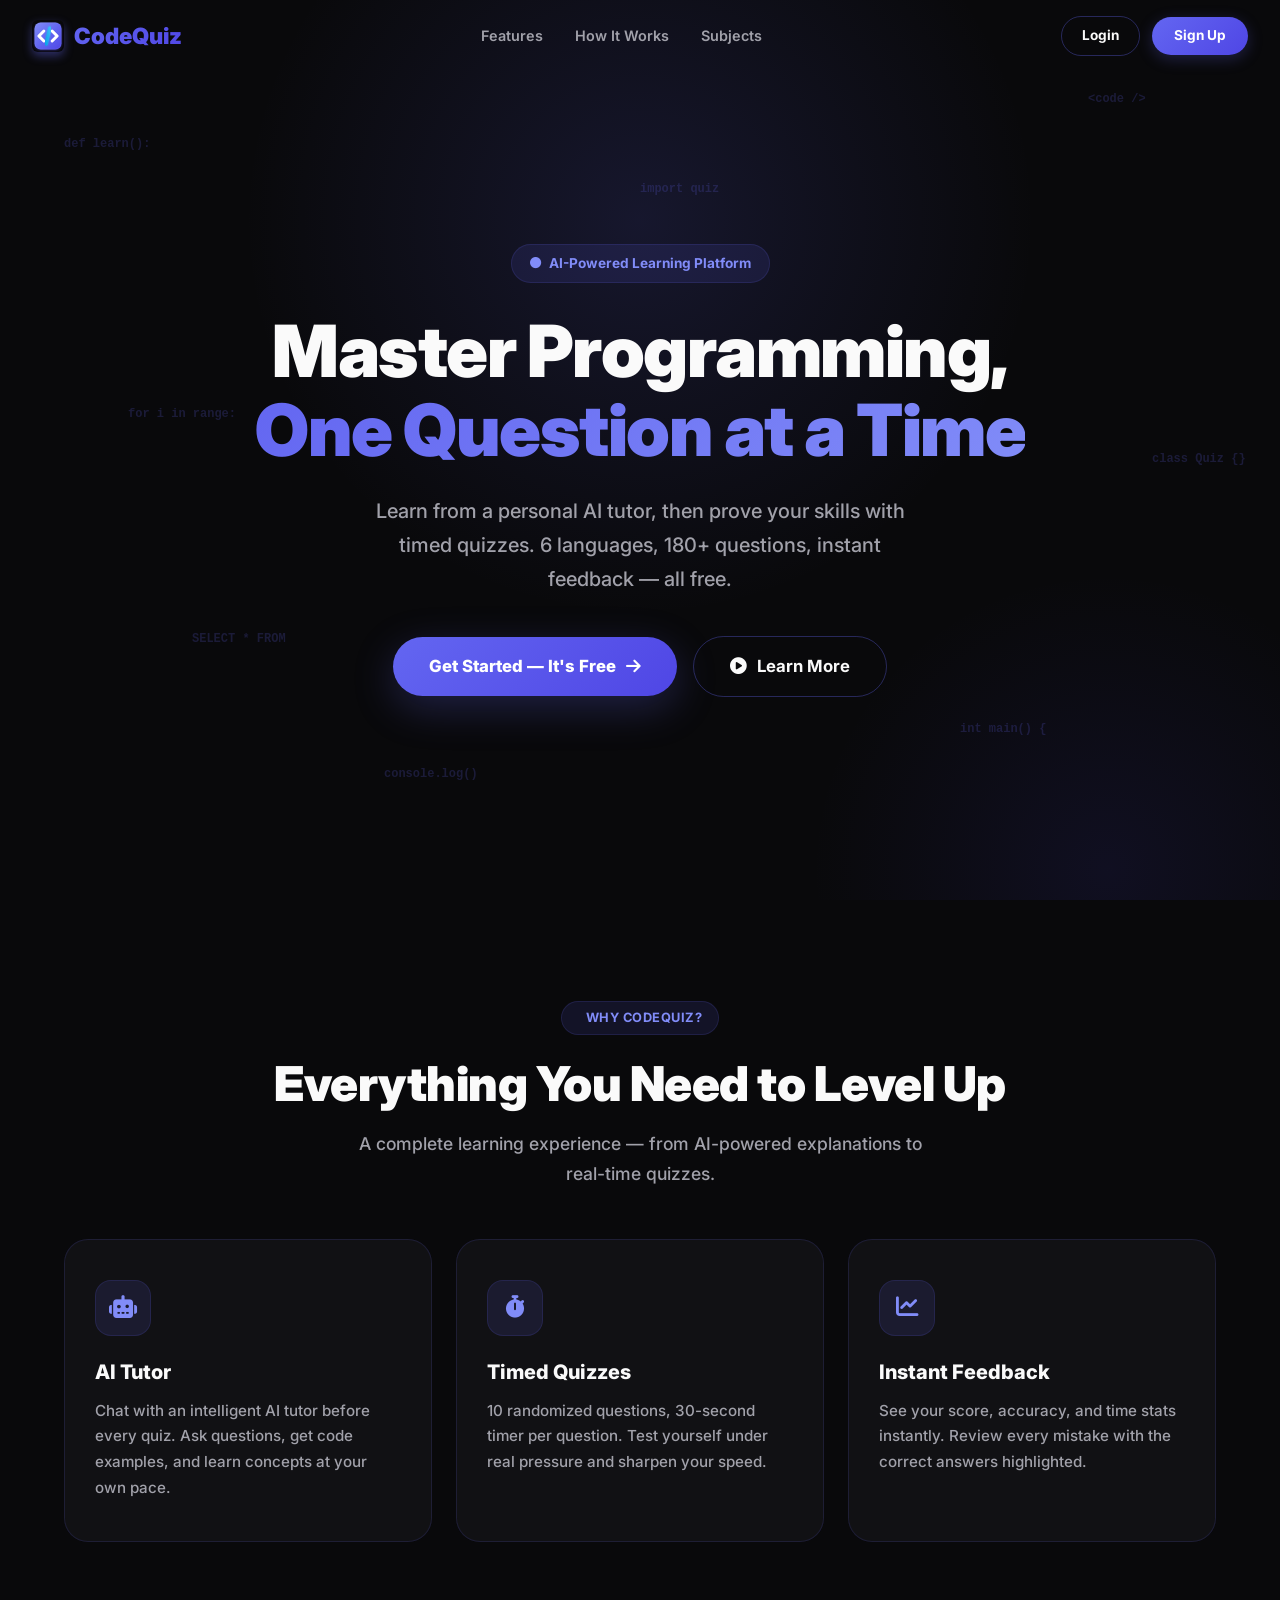
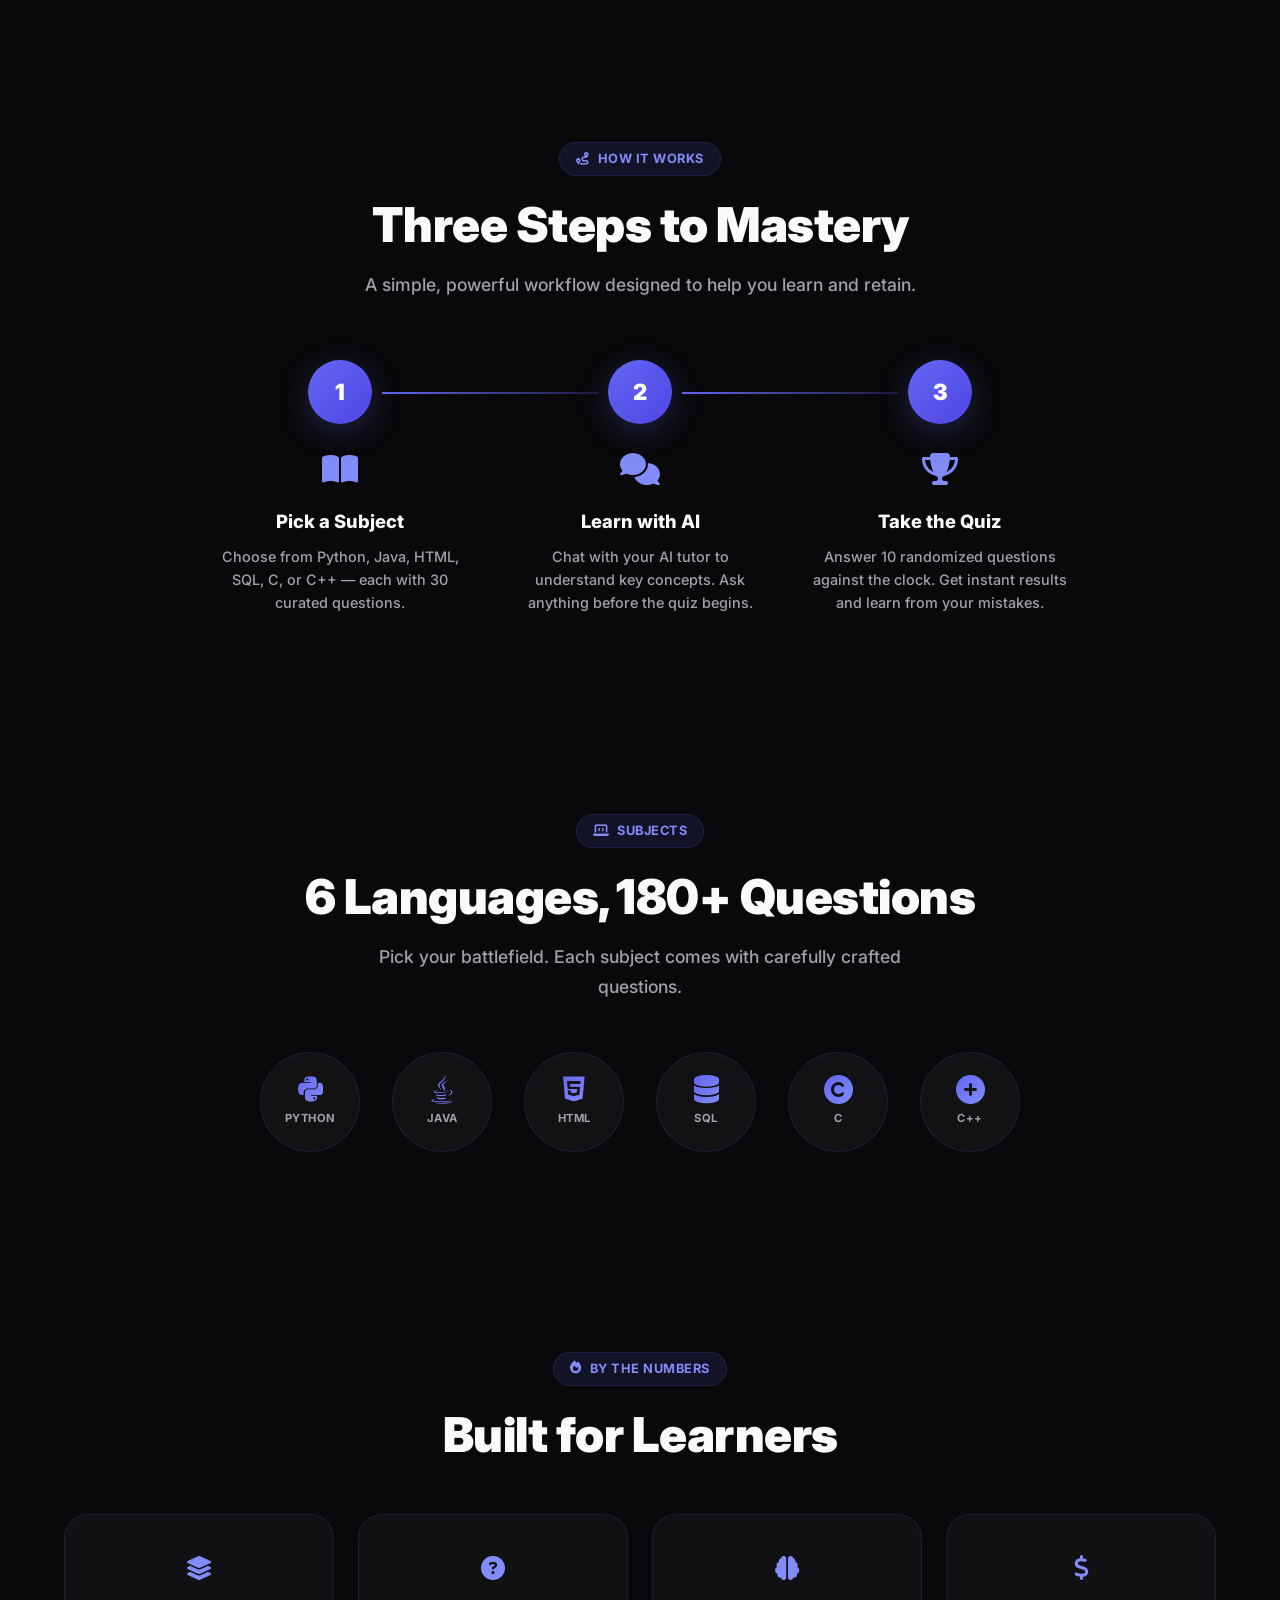
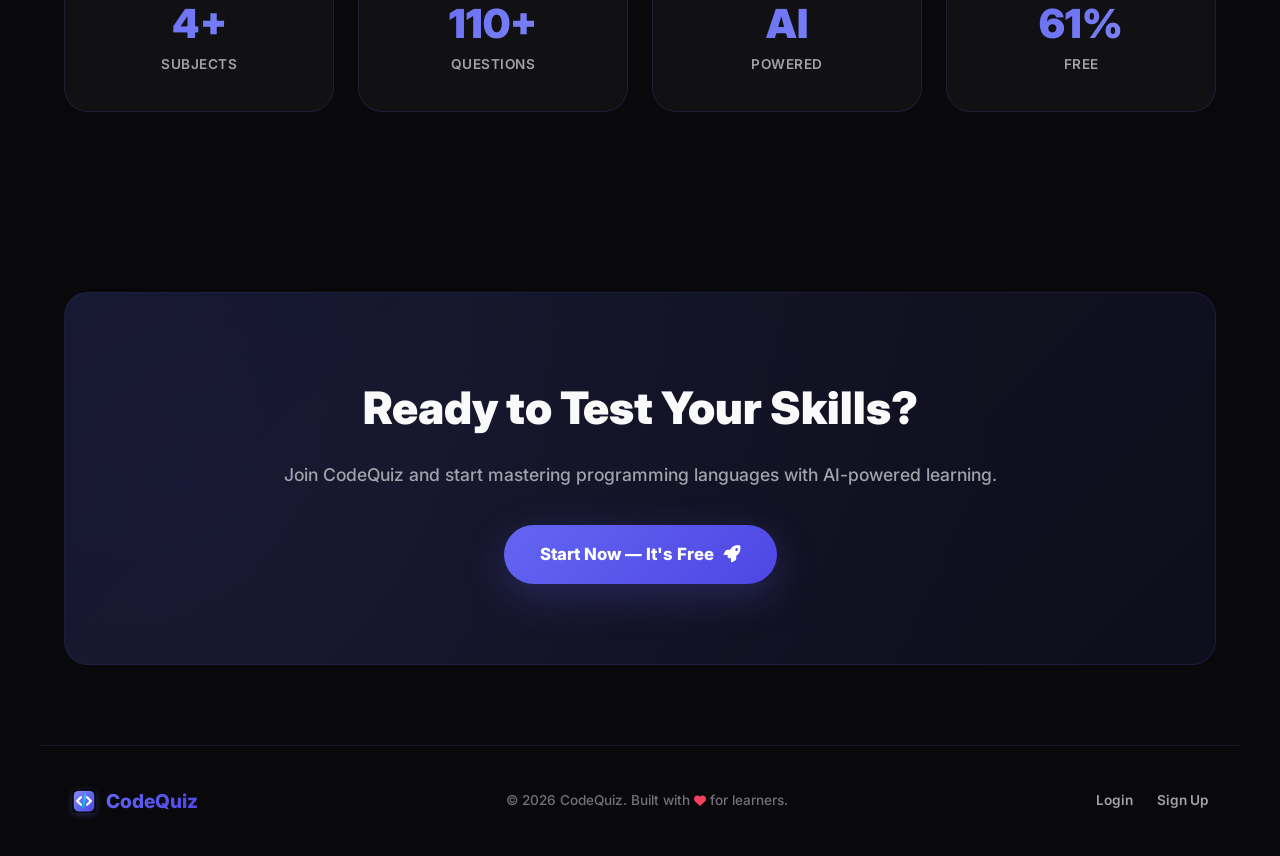
<file: landing.html>
<!DOCTYPE html>
<html lang="en">

<head>
    <meta charset="UTF-8">
    <meta name="viewport" content="width=device-width, initial-scale=1.0">
    <meta name="description"
        content="CodeQuiz — AI-powered programming quizzes with a personal AI tutor. Master Python, Java, HTML, SQL, C, and C++ through interactive learning and timed challenges.">
    <title>CodeQuiz — Master Programming, One Question at a Time</title>
    <link rel="icon" type="image/svg+xml" href="assets/logo.svg">
    <link rel="apple-touch-icon" href="assets/logo.svg">

    <!-- Font Awesome -->
    <link rel="stylesheet" href="https://cdnjs.cloudflare.com/ajax/libs/font-awesome/6.4.0/css/all.min.css">

    <!-- Landing Page CSS -->
    <link rel="stylesheet" href="css/landing.css">
</head>

<body>

    <!-- ============================== NAVBAR ============================== -->
    <nav class="landing-nav" id="landing-nav" role="navigation" aria-label="Main navigation">
        <a href="#" class="nav-logo" aria-label="CodeQuiz Home">
            <img src="assets/logo.svg" alt="CodeQuiz Logo" width="32" height="32" style="border-radius:6px; box-shadow: 0 4px 10px rgba(99, 102, 241, 0.4);">
            <span>CodeQuiz</span>
        </a>

        <!-- Mobile hamburger -->
        <button class="nav-hamburger" id="nav-hamburger" aria-label="Toggle menu" aria-expanded="false">
            <span></span>
            <span></span>
            <span></span>
        </button>

        <div class="nav-links" id="nav-links">
            <a href="#features">Features</a>
            <a href="#how-it-works">How It Works</a>
            <a href="#subjects">Subjects</a>
        </div>

        <div class="nav-actions">
            <a href="login.html" class="nav-btn-ghost" id="nav-login-btn">Login</a>
            <a href="signup.html" class="nav-btn-solid" id="nav-signup-btn">Sign Up</a>
        </div>
    </nav>


    <!-- ============================== HERO ============================== -->
    <section class="hero" id="hero">
        <!-- Floating code particles -->
        <div class="hero-particles" aria-hidden="true">
            <span class="particle">def learn():</span>
            <span class="particle">&lt;code /&gt;</span>
            <span class="particle">SELECT * FROM</span>
            <span class="particle">int main() {</span>
            <span class="particle">import quiz</span>
            <span class="particle">console.log()</span>
            <span class="particle">class Quiz {}</span>
            <span class="particle">for i in range:</span>
        </div>

        <div class="hero-content">
            <div class="hero-badge">
                <i class="fas fa-circle" aria-hidden="true"></i>
                AI-Powered Learning Platform
            </div>

            <h1 class="hero-title">
                Master Programming,<br>
                <span class="highlight">One Question at a Time</span>
            </h1>

            <p class="hero-subtitle">
                Learn from a personal AI tutor, then prove your skills with timed quizzes. 
                6 languages, 180+ questions, instant feedback — all free.
            </p>

            <div class="hero-actions">
                <a href="signup.html" class="btn-hero-primary" id="hero-cta-primary">
                    Get Started — It's Free
                    <i class="fas fa-arrow-right" aria-hidden="true"></i>
                </a>
                <a href="#features" class="btn-hero-secondary" id="hero-cta-secondary">
                    <i class="fas fa-play-circle" aria-hidden="true"></i>
                    Learn More
                </a>
            </div>
        </div>

        <div class="hero-fade" aria-hidden="true"></div>
    </section>


    <!-- ============================== FEATURES ============================== -->
    <section class="landing-section features" id="features">
        <span class="section-label">
            <i class="fas fa-sparkles" aria-hidden="true"></i>
            Why CodeQuiz?
        </span>
        <h2 class="section-title">Everything You Need to Level Up</h2>
        <p class="section-subtitle" style="margin: 0 auto;">
            A complete learning experience — from AI-powered explanations to real-time quizzes.
        </p>

        <div class="features-grid">
            <!-- Feature 1 -->
            <div class="feature-card">
                <div class="feature-icon">
                    <i class="fas fa-robot" aria-hidden="true"></i>
                </div>
                <h3>AI Tutor</h3>
                <p>Chat with an intelligent AI tutor before every quiz. Ask questions, get code examples, and learn concepts at your own pace.</p>
            </div>

            <!-- Feature 2 -->
            <div class="feature-card">
                <div class="feature-icon">
                    <i class="fas fa-stopwatch" aria-hidden="true"></i>
                </div>
                <h3>Timed Quizzes</h3>
                <p>10 randomized questions, 30-second timer per question. Test yourself under real pressure and sharpen your speed.</p>
            </div>

            <!-- Feature 3 -->
            <div class="feature-card">
                <div class="feature-icon">
                    <i class="fas fa-chart-line" aria-hidden="true"></i>
                </div>
                <h3>Instant Feedback</h3>
                <p>See your score, accuracy, and time stats instantly. Review every mistake with the correct answers highlighted.</p>
            </div>
        </div>
    </section>


    <!-- ============================== HOW IT WORKS ============================== -->
    <section class="landing-section how-it-works" id="how-it-works">
        <span class="section-label">
            <i class="fas fa-route" aria-hidden="true"></i>
            How It Works
        </span>
        <h2 class="section-title">Three Steps to Mastery</h2>
        <p class="section-subtitle" style="margin: 0 auto;">
            A simple, powerful workflow designed to help you learn and retain.
        </p>

        <div class="steps-container">
            <!-- Step 1 -->
            <div class="step">
                <div class="step-number">1</div>
                <div class="step-connector" aria-hidden="true"></div>
                <div class="step-icon"><i class="fas fa-book-open" aria-hidden="true"></i></div>
                <h3>Pick a Subject</h3>
                <p>Choose from Python, Java, HTML, SQL, C, or C++ — each with 30 curated questions.</p>
            </div>

            <!-- Step 2 -->
            <div class="step">
                <div class="step-number">2</div>
                <div class="step-connector" aria-hidden="true"></div>
                <div class="step-icon"><i class="fas fa-comments" aria-hidden="true"></i></div>
                <h3>Learn with AI</h3>
                <p>Chat with your AI tutor to understand key concepts. Ask anything before the quiz begins.</p>
            </div>

            <!-- Step 3 -->
            <div class="step">
                <div class="step-number">3</div>
                <div class="step-icon"><i class="fas fa-trophy" aria-hidden="true"></i></div>
                <h3>Take the Quiz</h3>
                <p>Answer 10 randomized questions against the clock. Get instant results and learn from your mistakes.</p>
            </div>
        </div>
    </section>


    <!-- ============================== SUBJECTS ============================== -->
    <section class="landing-section subjects-showcase" id="subjects">
        <span class="section-label">
            <i class="fas fa-laptop-code" aria-hidden="true"></i>
            Subjects
        </span>
        <h2 class="section-title">6 Languages, 180+ Questions</h2>
        <p class="section-subtitle" style="margin: 0 auto;">
            Pick your battlefield. Each subject comes with carefully crafted questions.
        </p>

        <div class="subjects-orbit">
            <div class="orbit-item" title="Python">
                <i class="fab fa-python" aria-hidden="true"></i>
                <span>Python</span>
            </div>
            <div class="orbit-item" title="Java">
                <i class="fab fa-java" aria-hidden="true"></i>
                <span>Java</span>
            </div>
            <div class="orbit-item" title="HTML">
                <i class="fab fa-html5" aria-hidden="true"></i>
                <span>HTML</span>
            </div>
            <div class="orbit-item" title="SQL">
                <i class="fas fa-database" aria-hidden="true"></i>
                <span>SQL</span>
            </div>
            <div class="orbit-item" title="C">
                <i class="fas fa-copyright" aria-hidden="true"></i>
                <span>C</span>
            </div>
            <div class="orbit-item" title="C++">
                <i class="fas fa-plus-circle" aria-hidden="true"></i>
                <span>C++</span>
            </div>
        </div>
    </section>


    <!-- ============================== STATS ============================== -->
    <section class="landing-section stats-section" id="stats">
        <span class="section-label">
            <i class="fas fa-fire" aria-hidden="true"></i>
            By The Numbers
        </span>
        <h2 class="section-title">Built for Learners</h2>

        <div class="stats-grid">
            <div class="stat-card">
                <div class="stat-icon"><i class="fas fa-layer-group" aria-hidden="true"></i></div>
                <div class="stat-value" data-count="6" data-suffix="+">6+</div>
                <div class="stat-label">Subjects</div>
            </div>
            <div class="stat-card">
                <div class="stat-icon"><i class="fas fa-question-circle" aria-hidden="true"></i></div>
                <div class="stat-value" data-count="180" data-suffix="+">180+</div>
                <div class="stat-label">Questions</div>
            </div>
            <div class="stat-card">
                <div class="stat-icon"><i class="fas fa-brain" aria-hidden="true"></i></div>
                <div class="stat-value">AI</div>
                <div class="stat-label">Powered</div>
            </div>
            <div class="stat-card">
                <div class="stat-icon"><i class="fas fa-dollar-sign" aria-hidden="true"></i></div>
                <div class="stat-value" data-count="100" data-suffix="%">100%</div>
                <div class="stat-label">Free</div>
            </div>
        </div>
    </section>


    <!-- ============================== CTA ============================== -->
    <section class="cta-section" id="cta">
        <div class="cta-card">
            <h2>Ready to Test Your Skills?</h2>
            <p>Join CodeQuiz and start mastering programming languages with AI-powered learning.</p>
            <a href="signup.html" class="btn-hero-primary" id="cta-btn">
                Start Now — It's Free
                <i class="fas fa-rocket" aria-hidden="true"></i>
            </a>
        </div>
    </section>


    <!-- ============================== FOOTER ============================== -->
    <footer class="landing-footer" role="contentinfo">
        <div class="footer-inner">
            <div class="footer-logo">
                <img src="assets/logo.svg" alt="CodeQuiz Logo" width="24" height="24" style="border-radius:4px; box-shadow: 0 2px 6px rgba(99, 102, 241, 0.3);">
                <span>CodeQuiz</span>
            </div>

            <p class="footer-text">© 2026 CodeQuiz. Built with <i class="fas fa-heart" style="color:#f43f5e;font-size:0.75rem;" aria-hidden="true"></i> for learners.</p>

            <div class="footer-links">
                <a href="login.html">Login</a>
                <a href="signup.html">Sign Up</a>
            </div>
        </div>
    </footer>


    <!-- Landing Page JS -->
    <script src="js/landing.js"></script>

</body>

</html>
</file>
<file: css/landing.css>
/* =========================================================
   CodeQuiz — Landing Page Stylesheet
   ========================================================= */

/* --- Google Font --- */
@import url('https://fonts.googleapis.com/css2?family=Inter:wght@400;500;600;700;800;900&display=swap');

/* --- Design Tokens --- */
:root {
    --bg: #09090b;
    --bg-secondary: #111113;
    --surface: #18181b;
    --surface-2: #1e1e22;
    --text: #fafafa;
    --text-secondary: #a1a1aa;
    --muted: #71717a;
    --border: rgba(241, 245, 249, 0.08);
    --border-accent: rgba(99, 102, 241, 0.15);
    --border-accent-strong: rgba(99, 102, 241, 0.35);

    --accent: #6366f1;
    --accent-deep: #4f46e5;
    --accent-light: #818cf8;
    --accent-soft: rgba(99, 102, 241, 0.12);
    --accent-glow: rgba(99, 102, 241, 0.25);

    --green: #10b981;
    --amber: #f59e0b;
    --rose: #f43f5e;

    --radius-sm: 12px;
    --radius-md: 16px;
    --radius-lg: 24px;
    --radius-full: 9999px;

    --shadow: 0 20px 60px rgba(0, 0, 0, 0.5);
    --shadow-soft: 0 10px 35px rgba(0, 0, 0, 0.3);
    --shadow-accent: 0 15px 45px rgba(99, 102, 241, 0.2);

    --transition: 0.3s cubic-bezier(0.4, 0, 0.2, 1);
    --transition-slow: 0.6s cubic-bezier(0.4, 0, 0.2, 1);
}

/* --- Reset --- */
*,
*::before,
*::after {
    margin: 0;
    padding: 0;
    box-sizing: border-box;
}

html {
    scroll-behavior: smooth;
    -webkit-font-smoothing: antialiased;
    -moz-osx-font-smoothing: grayscale;
}

body {
    font-family: 'Inter', -apple-system, BlinkMacSystemFont, 'Segoe UI', Roboto, sans-serif;
    background: var(--bg);
    color: var(--text);
    overflow-x: hidden;
    line-height: 1.6;
}

a {
    text-decoration: none;
    color: inherit;
}

ul, ol {
    list-style: none;
}

img {
    max-width: 100%;
    display: block;
}

/* --- Section Utility --- */
.landing-section {
    padding: 100px 24px;
    max-width: 1200px;
    margin: 0 auto;
}

.section-label {
    display: inline-flex;
    align-items: center;
    gap: 8px;
    padding: 6px 16px;
    border-radius: var(--radius-full);
    background: var(--accent-soft);
    border: 1px solid var(--border-accent);
    color: var(--accent-light);
    font-size: 0.8rem;
    font-weight: 700;
    letter-spacing: 0.5px;
    text-transform: uppercase;
    margin-bottom: 20px;
}

.section-title {
    font-size: clamp(2rem, 5vw, 3rem);
    font-weight: 900;
    letter-spacing: -0.5px;
    line-height: 1.2;
    margin-bottom: 16px;
    color: var(--text);
}

.section-subtitle {
    font-size: 1.1rem;
    color: var(--text-secondary);
    max-width: 600px;
    line-height: 1.7;
    font-weight: 500;
}

/* =========================================================
   NAVBAR
   ========================================================= */
.landing-nav {
    position: fixed;
    top: 0;
    left: 0;
    right: 0;
    z-index: 1000;
    padding: 16px 32px;
    display: flex;
    align-items: center;
    justify-content: space-between;
    transition: background var(--transition), box-shadow var(--transition), padding var(--transition);
}

.landing-nav.scrolled {
    background: rgba(9, 9, 11, 0.85);
    backdrop-filter: blur(20px);
    -webkit-backdrop-filter: blur(20px);
    box-shadow: 0 1px 0 var(--border-accent);
    padding: 12px 32px;
}

.nav-logo {
    display: flex;
    align-items: center;
    gap: 10px;
    font-size: 1.4rem;
    font-weight: 900;
    color: var(--text);
}

.nav-logo i {
    background: linear-gradient(135deg, var(--accent), var(--accent-deep));
    -webkit-background-clip: text;
    -webkit-text-fill-color: transparent;
    background-clip: text;
    font-size: 1.3rem;
}

.nav-logo span {
    background: linear-gradient(135deg, var(--accent), var(--accent-deep));
    -webkit-background-clip: text;
    -webkit-text-fill-color: transparent;
    background-clip: text;
}

.nav-links {
    display: flex;
    align-items: center;
    gap: 32px;
}

.nav-links a {
    font-size: 0.9rem;
    font-weight: 600;
    color: var(--text-secondary);
    transition: color var(--transition);
    position: relative;
}

.nav-links a::after {
    content: '';
    position: absolute;
    bottom: -4px;
    left: 0;
    width: 0;
    height: 2px;
    background: var(--accent);
    border-radius: 1px;
    transition: width var(--transition);
}

.nav-links a:hover {
    color: var(--text);
}

.nav-links a:hover::after {
    width: 100%;
}

.nav-actions {
    display: flex;
    align-items: center;
    gap: 12px;
}

.nav-btn-ghost {
    padding: 8px 20px;
    border: 1.5px solid var(--border-accent-strong);
    border-radius: var(--radius-full);
    background: transparent;
    color: var(--text);
    font-size: 0.85rem;
    font-weight: 700;
    cursor: pointer;
    transition: all var(--transition);
    font-family: inherit;
}

.nav-btn-ghost:hover {
    background: var(--accent-soft);
    border-color: var(--accent);
    transform: translateY(-1px);
}

.nav-btn-solid {
    padding: 8px 22px;
    border: none;
    border-radius: var(--radius-full);
    background: linear-gradient(135deg, var(--accent), var(--accent-deep));
    color: white;
    font-size: 0.85rem;
    font-weight: 700;
    cursor: pointer;
    transition: all var(--transition);
    font-family: inherit;
    box-shadow: 0 4px 15px var(--accent-glow);
}

.nav-btn-solid:hover {
    transform: translateY(-2px);
    box-shadow: 0 8px 25px var(--accent-glow);
}

/* Mobile menu toggle */
.nav-hamburger {
    display: none;
    flex-direction: column;
    gap: 5px;
    cursor: pointer;
    background: none;
    border: none;
    padding: 4px;
}

.nav-hamburger span {
    display: block;
    width: 22px;
    height: 2px;
    background: var(--text);
    border-radius: 2px;
    transition: all var(--transition);
}

.nav-hamburger.active span:nth-child(1) {
    transform: rotate(45deg) translate(5px, 5px);
}

.nav-hamburger.active span:nth-child(2) {
    opacity: 0;
}

.nav-hamburger.active span:nth-child(3) {
    transform: rotate(-45deg) translate(5px, -5px);
}

/* =========================================================
   HERO SECTION
   ========================================================= */
.hero {
    position: relative;
    min-height: 100vh;
    display: flex;
    align-items: center;
    justify-content: center;
    text-align: center;
    padding: 120px 24px 80px;
    overflow: hidden;
}

/* Gradient orbs behind hero */
.hero::before {
    content: '';
    position: absolute;
    top: -20%;
    left: 50%;
    transform: translateX(-50%);
    width: 800px;
    height: 800px;
    background: radial-gradient(circle, rgba(99, 102, 241, 0.15) 0%, transparent 70%);
    pointer-events: none;
    animation: heroGlow 8s ease-in-out infinite alternate;
}

.hero::after {
    content: '';
    position: absolute;
    bottom: -30%;
    right: -10%;
    width: 600px;
    height: 600px;
    background: radial-gradient(circle, rgba(79, 70, 229, 0.1) 0%, transparent 70%);
    pointer-events: none;
    animation: heroGlow 10s ease-in-out infinite alternate-reverse;
}

@keyframes heroGlow {
    0% { transform: translateX(-50%) scale(1); opacity: 0.7; }
    100% { transform: translateX(-50%) scale(1.2); opacity: 1; }
}

/* Floating particles */
.hero-particles {
    position: absolute;
    inset: 0;
    pointer-events: none;
    overflow: hidden;
}

.particle {
    position: absolute;
    font-family: 'Courier New', monospace;
    font-size: 0.75rem;
    font-weight: 600;
    color: rgba(99, 102, 241, 0.2);
    animation: particleFloat linear infinite;
    white-space: nowrap;
}

.particle:nth-child(1) { left: 5%; top: 15%; animation-duration: 20s; animation-delay: 0s; }
.particle:nth-child(2) { left: 85%; top: 10%; animation-duration: 25s; animation-delay: -3s; }
.particle:nth-child(3) { left: 15%; top: 70%; animation-duration: 22s; animation-delay: -7s; }
.particle:nth-child(4) { left: 75%; top: 80%; animation-duration: 18s; animation-delay: -2s; }
.particle:nth-child(5) { left: 50%; top: 20%; animation-duration: 24s; animation-delay: -5s; }
.particle:nth-child(6) { left: 30%; top: 85%; animation-duration: 21s; animation-delay: -10s; }
.particle:nth-child(7) { left: 90%; top: 50%; animation-duration: 19s; animation-delay: -8s; }
.particle:nth-child(8) { left: 10%; top: 45%; animation-duration: 23s; animation-delay: -4s; }

@keyframes particleFloat {
    0% {
        transform: translateY(0) rotate(0deg);
        opacity: 0;
    }
    10% { opacity: 0.3; }
    90% { opacity: 0.3; }
    100% {
        transform: translateY(-100vh) rotate(360deg);
        opacity: 0;
    }
}

/* Hero content */
.hero-content {
    position: relative;
    z-index: 2;
    max-width: 800px;
}

.hero-badge {
    display: inline-flex;
    align-items: center;
    gap: 8px;
    padding: 8px 18px;
    border-radius: var(--radius-full);
    background: var(--accent-soft);
    border: 1px solid var(--border-accent);
    color: var(--accent-light);
    font-size: 0.85rem;
    font-weight: 700;
    margin-bottom: 28px;
    animation: fadeInUp 0.8s ease-out;
}

.hero-badge i {
    font-size: 0.7rem;
    animation: blink 2s ease-in-out infinite;
}

@keyframes blink {
    0%, 100% { opacity: 1; }
    50% { opacity: 0.3; }
}

.hero-title {
    font-size: clamp(2.5rem, 7vw, 4.5rem);
    font-weight: 900;
    line-height: 1.1;
    letter-spacing: -1.5px;
    margin-bottom: 24px;
    animation: fadeInUp 0.8s ease-out 0.1s both;
}

.hero-title .highlight {
    background: linear-gradient(135deg, var(--accent), var(--accent-light));
    -webkit-background-clip: text;
    -webkit-text-fill-color: transparent;
    background-clip: text;
}

.hero-subtitle {
    font-size: clamp(1rem, 2.5vw, 1.25rem);
    color: var(--text-secondary);
    max-width: 560px;
    margin: 0 auto 40px;
    line-height: 1.7;
    font-weight: 500;
    animation: fadeInUp 0.8s ease-out 0.2s both;
}

.hero-actions {
    display: flex;
    align-items: center;
    justify-content: center;
    gap: 16px;
    flex-wrap: wrap;
    animation: fadeInUp 0.8s ease-out 0.3s both;
}

.btn-hero-primary {
    display: inline-flex;
    align-items: center;
    gap: 10px;
    padding: 16px 36px;
    border: none;
    border-radius: var(--radius-full);
    background: linear-gradient(135deg, var(--accent), var(--accent-deep));
    color: white;
    font-size: 1.05rem;
    font-weight: 800;
    cursor: pointer;
    transition: all var(--transition);
    font-family: inherit;
    box-shadow: 0 12px 40px var(--accent-glow);
    position: relative;
    overflow: hidden;
}

.btn-hero-primary::before {
    content: '';
    position: absolute;
    top: 0;
    left: -100%;
    width: 100%;
    height: 100%;
    background: linear-gradient(90deg, transparent, rgba(255,255,255,0.1), transparent);
    transition: left 0.5s ease;
}

.btn-hero-primary:hover {
    transform: translateY(-3px);
    box-shadow: 0 20px 60px rgba(99, 102, 241, 0.35);
}

.btn-hero-primary:hover::before {
    left: 100%;
}

.btn-hero-secondary {
    display: inline-flex;
    align-items: center;
    gap: 10px;
    padding: 16px 36px;
    border: 1.5px solid var(--border-accent-strong);
    border-radius: var(--radius-full);
    background: transparent;
    color: var(--text);
    font-size: 1.05rem;
    font-weight: 700;
    cursor: pointer;
    transition: all var(--transition);
    font-family: inherit;
}

.btn-hero-secondary:hover {
    background: var(--accent-soft);
    border-color: var(--accent);
    transform: translateY(-3px);
}

/* Hero bottom gradient fade */
.hero-fade {
    position: absolute;
    bottom: 0;
    left: 0;
    right: 0;
    height: 120px;
    background: linear-gradient(to top, var(--bg), transparent);
    pointer-events: none;
}

/* =========================================================
   FEATURES SECTION
   ========================================================= */
.features {
    text-align: center;
}

.features-grid {
    display: grid;
    grid-template-columns: repeat(3, 1fr);
    gap: 24px;
    margin-top: 50px;
}

.feature-card {
    background: rgba(24, 24, 27, 0.6);
    backdrop-filter: blur(10px);
    border: 1.5px solid var(--border-accent);
    border-radius: var(--radius-lg);
    padding: 40px 30px;
    text-align: left;
    transition: all var(--transition);
    position: relative;
    overflow: hidden;

    /* Scroll animation initial state */
    opacity: 0;
    transform: translateY(40px);
}

.feature-card.visible {
    opacity: 1;
    transform: translateY(0);
    transition: opacity 0.6s ease-out, transform 0.6s ease-out;
}

.feature-card:nth-child(2).visible { transition-delay: 0.1s; }
.feature-card:nth-child(3).visible { transition-delay: 0.2s; }

.feature-card::before {
    content: '';
    position: absolute;
    top: 0;
    left: 0;
    right: 0;
    height: 3px;
    background: linear-gradient(90deg, var(--accent), var(--accent-deep));
    opacity: 0;
    transition: opacity var(--transition);
}

.feature-card:hover {
    transform: translateY(-8px);
    border-color: var(--border-accent-strong);
    box-shadow: 0 20px 50px rgba(99, 102, 241, 0.12);
}

.feature-card:hover::before {
    opacity: 1;
}

.feature-icon {
    width: 56px;
    height: 56px;
    border-radius: var(--radius-md);
    background: var(--accent-soft);
    border: 1px solid var(--border-accent);
    display: flex;
    align-items: center;
    justify-content: center;
    margin-bottom: 20px;
    transition: all var(--transition);
}

.feature-card:hover .feature-icon {
    background: linear-gradient(135deg, var(--accent), var(--accent-deep));
    border-color: transparent;
    transform: scale(1.1) rotate(5deg);
    box-shadow: 0 8px 25px var(--accent-glow);
}

.feature-icon i {
    font-size: 1.4rem;
    color: var(--accent-light);
    transition: color var(--transition);
}

.feature-card:hover .feature-icon i {
    color: white;
}

.feature-card h3 {
    font-size: 1.25rem;
    font-weight: 800;
    margin-bottom: 10px;
    color: var(--text);
}

.feature-card p {
    font-size: 0.95rem;
    color: var(--text-secondary);
    line-height: 1.7;
    font-weight: 500;
}

/* =========================================================
   HOW IT WORKS
   ========================================================= */
.how-it-works {
    text-align: center;
}

.steps-container {
    display: flex;
    align-items: flex-start;
    justify-content: center;
    gap: 0;
    margin-top: 60px;
    position: relative;
}

.step {
    flex: 1;
    max-width: 300px;
    display: flex;
    flex-direction: column;
    align-items: center;
    text-align: center;
    position: relative;
    padding: 0 20px;

    /* Scroll animation */
    opacity: 0;
    transform: translateY(30px);
}

.step.visible {
    opacity: 1;
    transform: translateY(0);
    transition: opacity 0.5s ease-out, transform 0.5s ease-out;
}

.step:nth-child(2).visible { transition-delay: 0.15s; }
.step:nth-child(3).visible { transition-delay: 0.3s; }

.step-number {
    width: 64px;
    height: 64px;
    border-radius: 50%;
    background: linear-gradient(135deg, var(--accent), var(--accent-deep));
    display: flex;
    align-items: center;
    justify-content: center;
    font-size: 1.4rem;
    font-weight: 900;
    color: white;
    margin-bottom: 20px;
    position: relative;
    z-index: 2;
    box-shadow: 0 8px 30px var(--accent-glow);
}

.step-connector {
    position: absolute;
    top: 32px;
    left: calc(50% + 42px);
    width: calc(100% - 84px);
    height: 2px;
    background: linear-gradient(90deg, var(--accent), rgba(99, 102, 241, 0.2));
    z-index: 1;
}

.step:last-child .step-connector {
    display: none;
}

.step-icon {
    font-size: 2rem;
    margin-bottom: 12px;
    color: var(--accent-light);
}

.step h3 {
    font-size: 1.15rem;
    font-weight: 800;
    margin-bottom: 8px;
    color: var(--text);
}

.step p {
    font-size: 0.9rem;
    color: var(--text-secondary);
    line-height: 1.6;
    font-weight: 500;
}

/* =========================================================
   SUBJECTS SHOWCASE
   ========================================================= */
.subjects-showcase {
    text-align: center;
    overflow: hidden;
}

.subjects-orbit {
    display: flex;
    justify-content: center;
    align-items: center;
    gap: 32px;
    flex-wrap: wrap;
    margin-top: 50px;
}

.orbit-item {
    width: 100px;
    height: 100px;
    border-radius: 50%;
    background: rgba(24, 24, 27, 0.7);
    backdrop-filter: blur(10px);
    border: 1.5px solid var(--border-accent);
    display: flex;
    flex-direction: column;
    align-items: center;
    justify-content: center;
    gap: 6px;
    transition: all var(--transition);
    cursor: default;

    /* Scroll animation */
    opacity: 0;
    transform: scale(0.7);
}

.orbit-item.visible {
    opacity: 1;
    transform: scale(1);
    transition: opacity 0.5s ease-out, transform 0.5s ease-out;
}

.orbit-item:nth-child(2).visible { transition-delay: 0.06s; }
.orbit-item:nth-child(3).visible { transition-delay: 0.12s; }
.orbit-item:nth-child(4).visible { transition-delay: 0.18s; }
.orbit-item:nth-child(5).visible { transition-delay: 0.24s; }
.orbit-item:nth-child(6).visible { transition-delay: 0.3s; }

.orbit-item:hover {
    transform: scale(1.15) translateY(-8px);
    border-color: var(--accent);
    box-shadow: 0 15px 40px var(--accent-glow);
    background: rgba(99, 102, 241, 0.1);
}

.orbit-item i {
    font-size: 1.8rem;
    background: linear-gradient(135deg, var(--accent), var(--accent-light));
    -webkit-background-clip: text;
    -webkit-text-fill-color: transparent;
    background-clip: text;
}

.orbit-item span {
    font-size: 0.7rem;
    font-weight: 700;
    color: var(--text-secondary);
    text-transform: uppercase;
    letter-spacing: 0.5px;
}

/* Gentle floating animation for items */
.orbit-item:nth-child(odd) { animation: gentleFloat 6s ease-in-out infinite; }
.orbit-item:nth-child(even) { animation: gentleFloat 6s ease-in-out infinite reverse; }
.orbit-item:nth-child(3n) { animation-duration: 7s; }

@keyframes gentleFloat {
    0%, 100% { transform: translateY(0); }
    50% { transform: translateY(-10px); }
}

.orbit-item:hover {
    animation-play-state: paused;
}

/* =========================================================
   STATS SECTION
   ========================================================= */
.stats-section {
    text-align: center;
}

.stats-grid {
    display: grid;
    grid-template-columns: repeat(4, 1fr);
    gap: 24px;
    margin-top: 50px;
}

.stat-card {
    background: rgba(24, 24, 27, 0.6);
    backdrop-filter: blur(10px);
    border: 1.5px solid var(--border-accent);
    border-radius: var(--radius-lg);
    padding: 35px 20px;
    transition: all var(--transition);

    /* Scroll animation */
    opacity: 0;
    transform: translateY(30px);
}

.stat-card.visible {
    opacity: 1;
    transform: translateY(0);
    transition: opacity 0.5s ease-out, transform 0.5s ease-out;
}

.stat-card:nth-child(2).visible { transition-delay: 0.1s; }
.stat-card:nth-child(3).visible { transition-delay: 0.2s; }
.stat-card:nth-child(4).visible { transition-delay: 0.3s; }

.stat-card:hover {
    transform: translateY(-6px);
    border-color: var(--border-accent-strong);
    box-shadow: 0 15px 40px rgba(99, 102, 241, 0.1);
}

.stat-value {
    font-size: 2.5rem;
    font-weight: 900;
    background: linear-gradient(135deg, var(--accent), var(--accent-light));
    -webkit-background-clip: text;
    -webkit-text-fill-color: transparent;
    background-clip: text;
    margin-bottom: 6px;
    line-height: 1.2;
}

.stat-label {
    font-size: 0.85rem;
    font-weight: 600;
    color: var(--text-secondary);
    text-transform: uppercase;
    letter-spacing: 0.5px;
}

.stat-icon {
    font-size: 1.5rem;
    color: var(--accent-light);
    margin-bottom: 12px;
}

/* =========================================================
   CTA SECTION
   ========================================================= */
.cta-section {
    padding: 80px 24px;
    max-width: 1200px;
    margin: 0 auto;
}

.cta-card {
    background: linear-gradient(135deg, rgba(99, 102, 241, 0.12), rgba(79, 70, 229, 0.08));
    border: 1.5px solid var(--border-accent);
    border-radius: var(--radius-lg);
    padding: 80px 40px;
    text-align: center;
    position: relative;
    overflow: hidden;
}

.cta-card::before {
    content: '';
    position: absolute;
    top: -50%;
    left: -50%;
    width: 200%;
    height: 200%;
    background: radial-gradient(circle at 30% 50%, rgba(99, 102, 241, 0.08), transparent 50%);
    animation: ctaGlow 8s ease-in-out infinite alternate;
    pointer-events: none;
}

@keyframes ctaGlow {
    0% { transform: translate(0, 0); }
    100% { transform: translate(5%, 5%); }
}

.cta-card h2 {
    font-size: clamp(1.8rem, 4vw, 2.8rem);
    font-weight: 900;
    margin-bottom: 16px;
    position: relative;
    z-index: 1;
}

.cta-card p {
    font-size: 1.1rem;
    color: var(--text-secondary);
    margin-bottom: 36px;
    position: relative;
    z-index: 1;
    font-weight: 500;
}

.cta-card .btn-hero-primary {
    position: relative;
    z-index: 1;
}

/* =========================================================
   FOOTER
   ========================================================= */
.landing-footer {
    border-top: 1px solid var(--border-accent);
    padding: 40px 32px;
    max-width: 1200px;
    margin: 0 auto;
}

.footer-inner {
    display: flex;
    align-items: center;
    justify-content: space-between;
    flex-wrap: wrap;
    gap: 20px;
}

.footer-logo {
    display: flex;
    align-items: center;
    gap: 10px;
    font-size: 1.2rem;
    font-weight: 800;
}

.footer-logo i {
    color: var(--accent-light);
}

.footer-logo span {
    background: linear-gradient(135deg, var(--accent), var(--accent-deep));
    -webkit-background-clip: text;
    -webkit-text-fill-color: transparent;
    background-clip: text;
}

.footer-text {
    font-size: 0.85rem;
    color: var(--muted);
    font-weight: 500;
}

.footer-links {
    display: flex;
    gap: 24px;
}

.footer-links a {
    font-size: 0.85rem;
    font-weight: 600;
    color: var(--text-secondary);
    transition: color var(--transition);
}

.footer-links a:hover {
    color: var(--accent-light);
}

/* =========================================================
   SCROLL ANIMATIONS (fadeInUp)
   ========================================================= */
@keyframes fadeInUp {
    from {
        opacity: 0;
        transform: translateY(30px);
    }
    to {
        opacity: 1;
        transform: translateY(0);
    }
}

/* =========================================================
   RESPONSIVE
   ========================================================= */
@media (max-width: 768px) {
    .landing-nav {
        padding: 14px 20px;
    }

    .nav-links {
        display: none;
        position: absolute;
        top: 100%;
        left: 0;
        right: 0;
        flex-direction: column;
        background: rgba(9, 9, 11, 0.95);
        backdrop-filter: blur(20px);
        padding: 20px;
        gap: 16px;
        border-bottom: 1px solid var(--border-accent);
    }

    .nav-links.open {
        display: flex;
    }

    .nav-hamburger {
        display: flex;
    }

    .hero {
        padding: 100px 20px 60px;
        min-height: auto;
    }

    .hero-title {
        letter-spacing: -0.5px;
    }

    .hero-actions {
        flex-direction: column;
    }

    .btn-hero-primary,
    .btn-hero-secondary {
        width: 100%;
        justify-content: center;
    }

    .features-grid {
        grid-template-columns: 1fr;
        gap: 16px;
    }

    .steps-container {
        flex-direction: column;
        gap: 40px;
    }

    .step-connector {
        display: none;
    }

    .subjects-orbit {
        gap: 16px;
    }

    .orbit-item {
        width: 80px;
        height: 80px;
    }

    .orbit-item i {
        font-size: 1.4rem;
    }

    .stats-grid {
        grid-template-columns: repeat(2, 1fr);
    }

    .landing-section {
        padding: 60px 20px;
    }

    .cta-card {
        padding: 50px 24px;
    }

    .footer-inner {
        flex-direction: column;
        text-align: center;
    }
}

@media (max-width: 480px) {
    .hero-title {
        font-size: 2rem;
    }

    .hero-badge {
        font-size: 0.75rem;
    }

    .features-grid {
        gap: 12px;
    }

    .feature-card {
        padding: 28px 22px;
    }

    .stat-value {
        font-size: 2rem;
    }

    .subjects-orbit {
        gap: 12px;
    }

    .orbit-item {
        width: 70px;
        height: 70px;
    }

    .orbit-item span {
        font-size: 0.6rem;
    }
}
</file>
